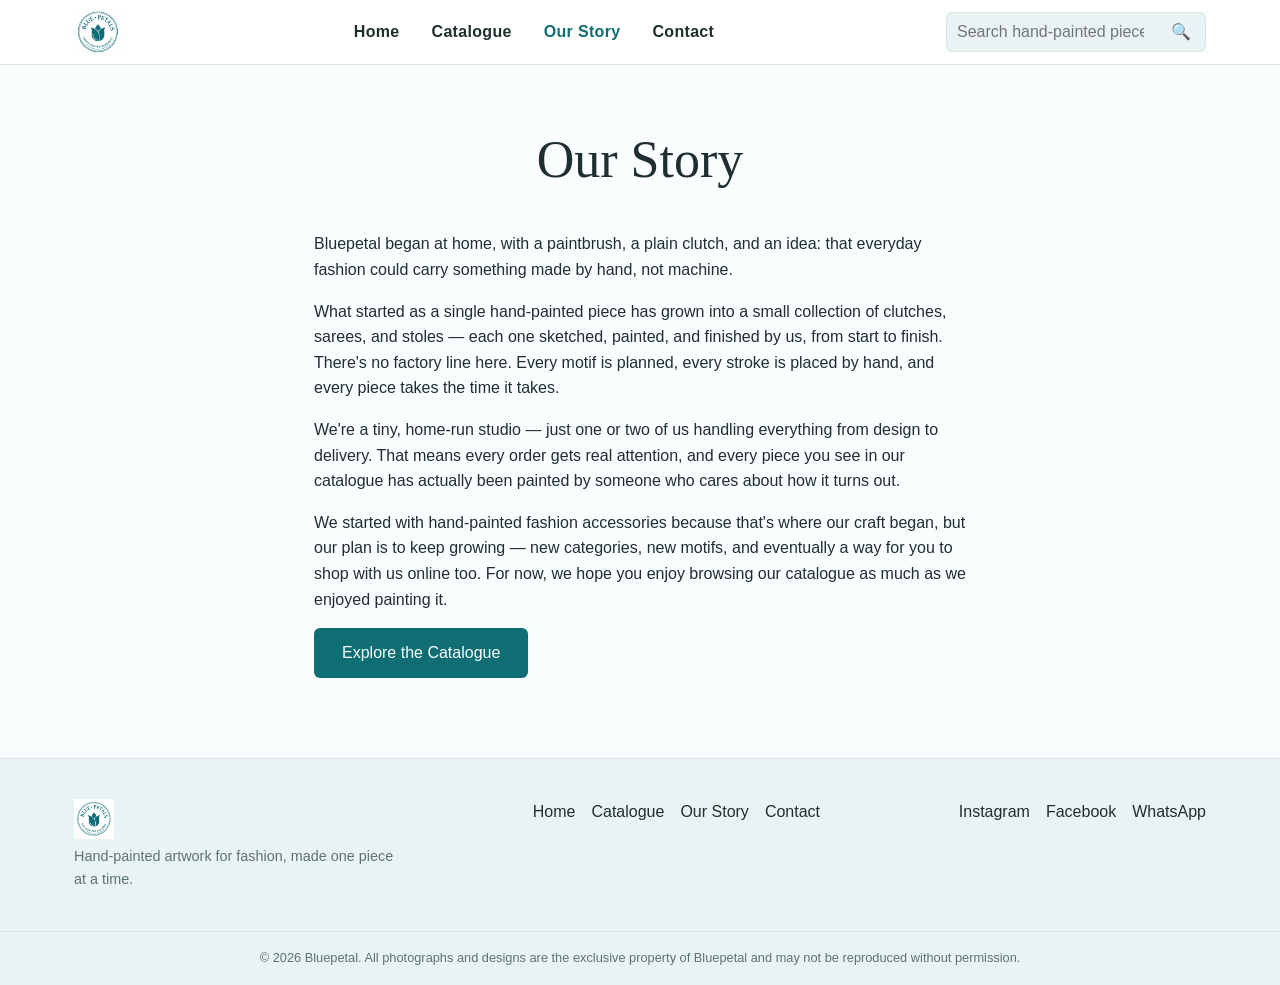
<file: about.html>
<!DOCTYPE html>
<html lang="en">
<head>
  <meta charset="UTF-8" />
  <meta name="viewport" content="width=device-width, initial-scale=1.0" />
  <title>Our Story | Bluepetal</title>
  <meta name="description" content="Bluepetal is a small, home-run studio behind every hand-painted clutch, saree and stole we make. Read our story." />
  <meta name="keywords" content="Bluepetal story, hand painted artist India, home run fashion studio, hand painted fashion artwork" />
  <link rel="canonical" href="https://bluepetals.co.in/about.html" />
  <link rel="icon" href="images/logo.webp" type="image/webp" />

  <meta property="og:type" content="website" />
  <meta property="og:title" content="Our Story | Bluepetal" />
  <meta property="og:description" content="Bluepetal is a small, home-run studio behind every hand-painted clutch, saree and stole we make." />
  <meta property="og:url" content="https://bluepetals.co.in/about.html" />
  <meta name="twitter:card" content="summary_large_image" />

  <link rel="stylesheet" href="css/variables.css" />
  <link rel="stylesheet" href="css/base.css" />
  <link rel="stylesheet" href="css/components.css" />
</head>
<body>
  <header class="site-header">
    <div class="container site-header__inner">
      <a class="brand" href="index.html">
        <img src="images/logo.webp" alt="Bluepetal" class="brand__logo" />
      </a>
      <form class="header-search" data-header-search role="search">
        <label class="visually-hidden" for="header-search-input">Search products</label>
        <input id="header-search-input" name="q" type="search" placeholder="Search hand-painted pieces..." />
        <button type="submit" aria-label="Search">🔍</button>
      </form>
      <button type="button" class="nav-toggle" data-nav-toggle aria-expanded="false" aria-controls="primary-menu" aria-label="Toggle menu">
        <span></span><span></span><span></span>
      </button>
      <nav class="site-nav" aria-label="Primary">
        <ul id="primary-menu" class="nav-menu" data-nav-menu>
          <li><a href="index.html">Home</a></li>
          <li class="has-dropdown">
            <a href="catalogue.html">Catalogue</a>
            <ul data-category-menu class="dropdown"></ul>
          </li>
          <li><a href="about.html">Our Story</a></li>
          <li><a href="contact.html">Contact</a></li>
        </ul>
      </nav>
    </div>
  </header>

  <main>
    <section class="section">
      <div class="container story">
        <div class="section-heading">
          <h1>Our Story</h1>
        </div>
        <p>Bluepetal began at home, with a paintbrush, a plain clutch, and an idea: that everyday fashion could carry something made by hand, not machine.</p>
        <p>What started as a single hand-painted piece has grown into a small collection of clutches, sarees, and stoles — each one sketched, painted, and finished by us, from start to finish. There's no factory line here. Every motif is planned, every stroke is placed by hand, and every piece takes the time it takes.</p>
        <p>We're a tiny, home-run studio — just one or two of us handling everything from design to delivery. That means every order gets real attention, and every piece you see in our catalogue has actually been painted by someone who cares about how it turns out.</p>
        <p>We started with hand-painted fashion accessories because that's where our craft began, but our plan is to keep growing — new categories, new motifs, and eventually a way for you to shop with us online too. For now, we hope you enjoy browsing our catalogue as much as we enjoyed painting it.</p>
        <p><a class="btn" href="catalogue.html">Explore the Catalogue</a></p>
      </div>
    </section>
  </main>

  <footer class="site-footer">
    <div class="container site-footer__inner">
      <div>
        <img src="images/logo.webp" alt="Bluepetal" class="footer-logo" />
        <p class="site-footer__tagline">Hand-painted artwork for fashion, made one piece at a time.</p>
      </div>
      <nav class="site-footer__links" aria-label="Footer">
        <a href="index.html">Home</a>
        <a href="catalogue.html">Catalogue</a>
        <a href="about.html">Our Story</a>
        <a href="contact.html">Contact</a>
      </nav>
      <div class="site-footer__social">
        <a data-site-instagram href="#" target="_blank" rel="noopener">Instagram</a>
        <a data-site-facebook href="#" target="_blank" rel="noopener">Facebook</a>
        <a data-site-whatsapp href="#" target="_blank" rel="noopener">WhatsApp</a>
      </div>
    </div>
    <p class="site-footer__copyright">&copy; <span data-site-year></span> Bluepetal. All photographs and designs are the exclusive property of Bluepetal and may not be reproduced without permission.</p>
  </footer>

  <script type="module" src="js/nav.js"></script>
</body>
</html>
</file>
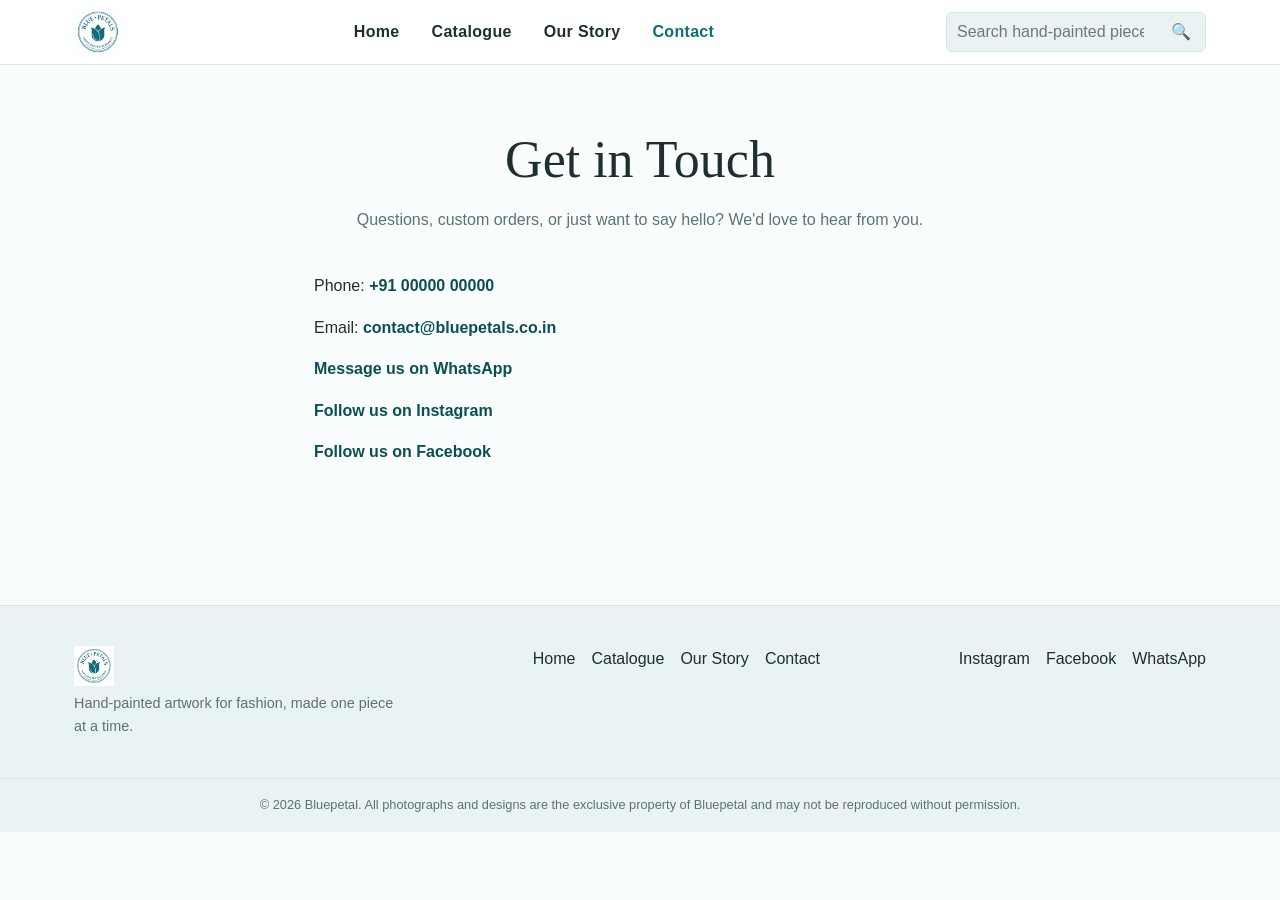
<file: contact.html>
<!DOCTYPE html>
<html lang="en">
<head>
  <meta charset="UTF-8" />
  <meta name="viewport" content="width=device-width, initial-scale=1.0" />
  <title>Contact | Bluepetal</title>
  <meta name="description" content="Get in touch with Bluepetal for custom hand-painted fashion pieces, orders, or questions — by phone, email, WhatsApp, or social media." />
  <meta name="keywords" content="contact Bluepetal, hand painted fashion order, custom hand painted clutch, Bluepetal email phone" />
  <link rel="canonical" href="https://bluepetals.co.in/contact.html" />
  <link rel="icon" href="images/logo.webp" type="image/webp" />

  <meta property="og:type" content="website" />
  <meta property="og:title" content="Contact | Bluepetal" />
  <meta property="og:description" content="Get in touch with Bluepetal for custom hand-painted fashion pieces, orders, or questions." />
  <meta property="og:url" content="https://bluepetals.co.in/contact.html" />
  <meta name="twitter:card" content="summary_large_image" />

  <link rel="stylesheet" href="css/variables.css" />
  <link rel="stylesheet" href="css/base.css" />
  <link rel="stylesheet" href="css/components.css" />

  <script type="application/ld+json">
  {
    "@context": "https://schema.org",
    "@type": "LocalBusiness",
    "name": "Bluepetal",
    "description": "Hand-painted fashion artwork including clutches, sarees, and stoles.",
    "url": "https://bluepetals.co.in/",
    "image": "https://bluepetals.co.in/images/logo.webp",
    "email": "contact@bluepetals.co.in",
    "sameAs": [
      "https://instagram.com/bluepetal",
      "https://facebook.com/bluepetal"
    ]
  }
  </script>
</head>
<body>
  <header class="site-header">
    <div class="container site-header__inner">
      <a class="brand" href="index.html">
        <img src="images/logo.webp" alt="Bluepetal" class="brand__logo" />
      </a>
      <form class="header-search" data-header-search role="search">
        <label class="visually-hidden" for="header-search-input">Search products</label>
        <input id="header-search-input" name="q" type="search" placeholder="Search hand-painted pieces..." />
        <button type="submit" aria-label="Search">🔍</button>
      </form>
      <button type="button" class="nav-toggle" data-nav-toggle aria-expanded="false" aria-controls="primary-menu" aria-label="Toggle menu">
        <span></span><span></span><span></span>
      </button>
      <nav class="site-nav" aria-label="Primary">
        <ul id="primary-menu" class="nav-menu" data-nav-menu>
          <li><a href="index.html">Home</a></li>
          <li class="has-dropdown">
            <a href="catalogue.html">Catalogue</a>
            <ul data-category-menu class="dropdown"></ul>
          </li>
          <li><a href="about.html">Our Story</a></li>
          <li><a href="contact.html">Contact</a></li>
        </ul>
      </nav>
    </div>
  </header>

  <main>
    <section class="section">
      <div class="container story">
        <div class="section-heading">
          <h1>Get in Touch</h1>
          <p>Questions, custom orders, or just want to say hello? We'd love to hear from you.</p>
        </div>
        <ul class="contact-list">
          <li>Phone: <a data-site-phone href="#"></a></li>
          <li>Email: <a data-site-email href="#"></a></li>
          <li><a data-site-whatsapp href="#" target="_blank" rel="noopener">Message us on WhatsApp</a></li>
          <li><a data-site-instagram href="#" target="_blank" rel="noopener">Follow us on Instagram</a></li>
          <li><a data-site-facebook href="#" target="_blank" rel="noopener">Follow us on Facebook</a></li>
        </ul>
      </div>
    </section>
  </main>

  <footer class="site-footer">
    <div class="container site-footer__inner">
      <div>
        <img src="images/logo.webp" alt="Bluepetal" class="footer-logo" />
        <p class="site-footer__tagline">Hand-painted artwork for fashion, made one piece at a time.</p>
      </div>
      <nav class="site-footer__links" aria-label="Footer">
        <a href="index.html">Home</a>
        <a href="catalogue.html">Catalogue</a>
        <a href="about.html">Our Story</a>
        <a href="contact.html">Contact</a>
      </nav>
      <div class="site-footer__social">
        <a data-site-instagram href="#" target="_blank" rel="noopener">Instagram</a>
        <a data-site-facebook href="#" target="_blank" rel="noopener">Facebook</a>
        <a data-site-whatsapp href="#" target="_blank" rel="noopener">WhatsApp</a>
      </div>
    </div>
    <p class="site-footer__copyright">&copy; <span data-site-year></span> Bluepetal. All photographs and designs are the exclusive property of Bluepetal and may not be reproduced without permission.</p>
  </footer>

  <script type="module" src="js/nav.js"></script>
</body>
</html>
</file>
<file: css/variables.css>
:root {
  /* Backgrounds */
  --color-bg: #fafdfd;
  --color-bg-alt: #eaf3f3;
  --color-surface: #ffffff;

  /* Text */
  --color-text: #1f2e2f;
  --color-text-muted: #5c7274;
  --color-text-inverse: #fafdfd;

  /* Accent - matched to the Bluepetal logo's teal, with a warm gold as a
     secondary accent for contrast (used sparingly). */
  --color-primary: #0f6e73;
  --color-primary-dark: #0a4f52;
  --color-primary-light: #dcecec;
  --color-accent: #c98a4b;

  /* Borders / shadows */
  --color-border: #d9e6e6;
  --shadow-sm: 0 1px 3px rgba(10, 40, 41, 0.08);
  --shadow-md: 0 4px 16px rgba(10, 40, 41, 0.12);

  /* Typography */
  --font-heading: Georgia, 'Playfair Display', 'Times New Roman', serif;
  --font-body: -apple-system, BlinkMacSystemFont, 'Segoe UI', Roboto, sans-serif;

  /* Spacing / layout */
  --radius-sm: 6px;
  --radius-md: 12px;
  --container-max-width: 1180px;
  --gap-xs: 0.5rem;
  --gap-sm: 1rem;
  --gap-md: 1.5rem;
  --gap-lg: 2.5rem;
  --gap-xl: 4rem;

  /* Breakpoints are documented here for reference only — CSS custom
     properties cannot be used inside @media conditions.
     tablet: 600px, desktop: 1024px */
}
</file>
<file: css/base.css>
*,
*::before,
*::after {
  box-sizing: border-box;
}

html {
  -webkit-text-size-adjust: 100%;
}

body {
  margin: 0;
  background: var(--color-bg);
  color: var(--color-text);
  font-family: var(--font-body);
  line-height: 1.6;
  -webkit-font-smoothing: antialiased;
}

h1,
h2,
h3,
h4 {
  font-family: var(--font-heading);
  font-weight: 400;
  line-height: 1.2;
  margin: 0 0 var(--gap-sm);
  color: var(--color-text);
}

h1 {
  font-size: clamp(2rem, 5vw, 3.25rem);
}

h2 {
  font-size: clamp(1.5rem, 3.5vw, 2.25rem);
}

h3 {
  font-size: 1.25rem;
}

p {
  margin: 0 0 var(--gap-sm);
}

a {
  color: inherit;
  text-decoration: none;
}

img {
  max-width: 100%;
  display: block;
}

ul {
  list-style: none;
  margin: 0;
  padding: 0;
}

button {
  font: inherit;
  cursor: pointer;
  background: none;
  border: none;
  color: inherit;
}

input,
select,
textarea {
  font: inherit;
}

.container {
  width: 100%;
  max-width: var(--container-max-width);
  margin: 0 auto;
  padding: 0 var(--gap-sm);
}

.visually-hidden {
  position: absolute;
  width: 1px;
  height: 1px;
  padding: 0;
  margin: -1px;
  overflow: hidden;
  clip: rect(0, 0, 0, 0);
  white-space: nowrap;
  border: 0;
}

.section {
  padding: var(--gap-xl) 0;
}

.section--alt {
  background: var(--color-bg-alt);
}

.section-heading {
  text-align: center;
  margin-bottom: var(--gap-lg);
}

.section-heading p {
  color: var(--color-text-muted);
  max-width: 640px;
  margin: 0 auto;
}

.btn {
  display: inline-block;
  padding: 0.75rem 1.75rem;
  border-radius: var(--radius-sm);
  background: var(--color-primary);
  color: var(--color-text-inverse);
  font-family: var(--font-body);
  transition: background-color 0.15s ease;
}

.btn:hover,
.btn:focus-visible {
  background: var(--color-primary-dark);
}

.btn--outline {
  background: transparent;
  border: 1px solid var(--color-primary);
  color: var(--color-primary);
}

.btn--outline:hover,
.btn--outline:focus-visible {
  background: var(--color-primary-light);
  color: var(--color-text);
}

main {
  min-height: 60vh;
}

@media (min-width: 600px) {
  .container {
    padding: 0 var(--gap-md);
  }
}
</file>
<file: css/components.css>
/* ---------- Header / Nav ---------- */
.site-header {
  border-bottom: 1px solid var(--color-border);
  background: var(--color-surface);
  position: sticky;
  top: 0;
  z-index: 20;
}

.site-header__inner {
  display: flex;
  align-items: center;
  justify-content: space-between;
  gap: var(--gap-sm);
  padding-top: var(--gap-xs);
  padding-bottom: var(--gap-xs);
  flex-wrap: wrap;
}

.brand__logo {
  height: 48px;
  width: auto;
}

.nav-toggle {
  display: flex;
  flex-direction: column;
  gap: 4px;
  padding: 8px;
  order: 2;
}

.nav-toggle span {
  width: 22px;
  height: 2px;
  background: var(--color-text);
  display: block;
}

.site-nav {
  order: 3;
  width: 100%;
}

.nav-menu {
  display: none;
  flex-direction: column;
  gap: var(--gap-xs);
  padding-top: var(--gap-xs);
}

.nav-menu.is-open {
  display: flex;
}

.nav-menu > li > a {
  display: block;
  padding: 0.6rem 0.25rem;
  font-weight: 600;
  letter-spacing: 0.02em;
}

.nav-menu a.is-active {
  color: var(--color-primary);
}

.nav-menu .dropdown {
  padding-left: var(--gap-sm);
  display: flex;
  flex-direction: column;
  gap: 2px;
}

.nav-menu .dropdown a {
  font-weight: 400;
  color: var(--color-text-muted);
  padding: 0.35rem 0;
}

.header-search {
  order: 1;
  display: flex;
  align-items: center;
  gap: 4px;
  flex: 1 1 auto;
  max-width: 260px;
  border: 1px solid var(--color-border);
  border-radius: var(--radius-sm);
  padding: 0.35rem 0.5rem;
  background: var(--color-bg-alt);
}

.header-search input {
  border: none;
  background: none;
  width: 100%;
  outline: none;
}

.header-search button {
  flex: none;
}

/* ---------- Hero ---------- */
.hero {
  position: relative;
}

.hero__image {
  width: 100%;
  aspect-ratio: 16 / 9;
  object-fit: cover;
}

.hero__content {
  padding: var(--gap-lg) 0;
  text-align: center;
}

.hero__content p {
  color: var(--color-text-muted);
  max-width: 520px;
  margin: 0 auto var(--gap-md);
}

/* ---------- Category tiles ---------- */
.category-tiles {
  display: grid;
  grid-template-columns: 1fr;
  gap: var(--gap-md);
}

.category-tile {
  position: relative;
  border-radius: var(--radius-md);
  overflow: hidden;
  box-shadow: var(--shadow-sm);
  background: var(--color-surface);
  display: block;
}

.category-tile img {
  width: 100%;
  aspect-ratio: 3 / 4;
  object-fit: cover;
}

.category-tile__label {
  display: block;
  font-family: var(--font-heading);
  font-size: 1.1rem;
  padding: var(--gap-sm) var(--gap-sm) 0.25rem;
}

.category-tile__cta {
  display: block;
  padding: 0 var(--gap-sm) var(--gap-sm);
  color: var(--color-primary);
  font-size: 0.9rem;
}

/* ---------- Product grid / cards ---------- */
.product-grid {
  display: grid;
  grid-template-columns: repeat(2, 1fr);
  gap: var(--gap-sm);
}

.product-card {
  background: var(--color-surface);
  border-radius: var(--radius-md);
  overflow: hidden;
  box-shadow: var(--shadow-sm);
  display: flex;
  flex-direction: column;
}

.product-card__image-btn {
  display: block;
  width: 100%;
  padding: 0;
  position: relative;
}

.product-card__image {
  width: 100%;
  aspect-ratio: 3 / 4;
  object-fit: cover;
}

.product-card__badge {
  position: absolute;
  top: var(--gap-xs);
  right: var(--gap-xs);
  background: var(--color-text);
  color: var(--color-text-inverse);
  font-size: 0.7rem;
  padding: 0.2rem 0.5rem;
  border-radius: var(--radius-sm);
}

.product-card__body {
  padding: var(--gap-xs) var(--gap-sm) var(--gap-sm);
  flex: 1;
  display: flex;
  flex-direction: column;
}

.product-card__category {
  font-size: 0.75rem;
  text-transform: uppercase;
  letter-spacing: 0.06em;
  color: var(--color-text-muted);
  margin-bottom: 0.15rem;
}

.product-card__title {
  font-family: var(--font-heading);
  font-size: 1.05rem;
  margin: 0 0 0.35rem;
}

.product-card__desc {
  font-size: 0.85rem;
  color: var(--color-text-muted);
  margin-bottom: 0.5rem;
}

.product-card__price {
  margin-top: auto;
  font-weight: 600;
  color: var(--color-primary-dark);
}

.empty-state {
  grid-column: 1 / -1;
  text-align: center;
  color: var(--color-text-muted);
  padding: var(--gap-lg) 0;
}

/* ---------- Catalogue controls ---------- */
.catalogue-controls {
  display: flex;
  flex-direction: column;
  gap: var(--gap-sm);
  margin-bottom: var(--gap-md);
}

.catalogue-search {
  display: flex;
  border: 1px solid var(--color-border);
  border-radius: var(--radius-sm);
  padding: 0.6rem 0.9rem;
  background: var(--color-surface);
}

.catalogue-search input {
  border: none;
  outline: none;
  width: 100%;
  background: none;
}

.category-chips {
  display: flex;
  flex-wrap: wrap;
  gap: 0.5rem;
}

.chip {
  border: 1px solid var(--color-border);
  border-radius: 999px;
  padding: 0.4rem 0.9rem;
  font-size: 0.85rem;
  background: var(--color-surface);
}

.chip.is-active {
  background: var(--color-primary);
  border-color: var(--color-primary);
  color: var(--color-text-inverse);
}

.data-notice {
  font-size: 0.85rem;
  color: var(--color-text-muted);
  background: var(--color-bg-alt);
  border-radius: var(--radius-sm);
  padding: 0.5rem 0.75rem;
  margin-bottom: var(--gap-sm);
}

.data-notice[hidden] {
  display: none;
}

/* ---------- About page ---------- */
.story {
  max-width: 700px;
  margin: 0 auto;
}

.story p {
  margin-bottom: var(--gap-sm);
}

/* ---------- Contact page ---------- */
.contact-list {
  display: flex;
  flex-direction: column;
  gap: var(--gap-sm);
}

.contact-list a {
  color: var(--color-primary-dark);
  font-weight: 600;
}

/* ---------- Footer ---------- */
.site-footer {
  background: var(--color-bg-alt);
  border-top: 1px solid var(--color-border);
  padding-top: var(--gap-lg);
}

.site-footer__inner {
  display: flex;
  flex-direction: column;
  gap: var(--gap-md);
  padding-bottom: var(--gap-md);
}

.footer-logo {
  height: 40px;
  margin-bottom: 0.4rem;
}

.site-footer__tagline {
  color: var(--color-text-muted);
  font-size: 0.9rem;
  max-width: 320px;
}

.site-footer__links,
.site-footer__social {
  display: flex;
  flex-wrap: wrap;
  gap: var(--gap-sm);
}

.site-footer__copyright {
  border-top: 1px solid var(--color-border);
  text-align: center;
  font-size: 0.8rem;
  color: var(--color-text-muted);
  padding: var(--gap-sm);
  margin: 0;
}

/* ---------- Lightbox ---------- */
.lightbox {
  position: fixed;
  inset: 0;
  background: rgba(20, 15, 13, 0.85);
  display: flex;
  align-items: center;
  justify-content: center;
  z-index: 100;
  padding: var(--gap-md);
}

.lightbox[hidden] {
  display: none;
}

.lightbox__image {
  max-width: 100%;
  max-height: 85vh;
  border-radius: var(--radius-sm);
}

.lightbox__close {
  position: absolute;
  top: var(--gap-sm);
  right: var(--gap-sm);
  color: #fff;
  font-size: 2rem;
  line-height: 1;
  padding: 0.25rem 0.75rem;
}

body.lightbox-open {
  overflow: hidden;
}

/* ---------- Tablet ---------- */
@media (min-width: 600px) {
  .site-header__inner {
    flex-wrap: nowrap;
  }

  .nav-toggle {
    display: none;
  }

  .site-nav {
    order: 2;
    width: auto;
  }

  .nav-menu {
    display: flex !important;
    flex-direction: row;
    gap: var(--gap-md);
    padding-top: 0;
    position: static;
  }

  .nav-menu > li {
    position: relative;
  }

  .nav-menu .dropdown {
    display: none;
    position: absolute;
    top: 100%;
    left: 0;
    background: var(--color-surface);
    box-shadow: var(--shadow-md);
    border-radius: var(--radius-sm);
    padding: var(--gap-xs);
    min-width: 200px;
  }

  .nav-menu li.has-dropdown:hover .dropdown,
  .nav-menu li.has-dropdown:focus-within .dropdown {
    display: flex;
  }

  .header-search {
    order: 3;
  }

  .category-tiles {
    grid-template-columns: repeat(3, 1fr);
  }

  .product-grid {
    grid-template-columns: repeat(3, 1fr);
  }

  .catalogue-controls {
    flex-direction: row;
    align-items: center;
    justify-content: space-between;
  }

  .catalogue-search {
    max-width: 320px;
  }

  .site-footer__inner {
    flex-direction: row;
    justify-content: space-between;
  }
}

/* ---------- Desktop ---------- */
@media (min-width: 1024px) {
  .product-grid {
    grid-template-columns: repeat(4, 1fr);
  }

  .hero__content {
    text-align: left;
    max-width: 620px;
    padding: var(--gap-xl) 0;
  }

  .hero__content p {
    margin-left: 0;
  }
}
</file>
